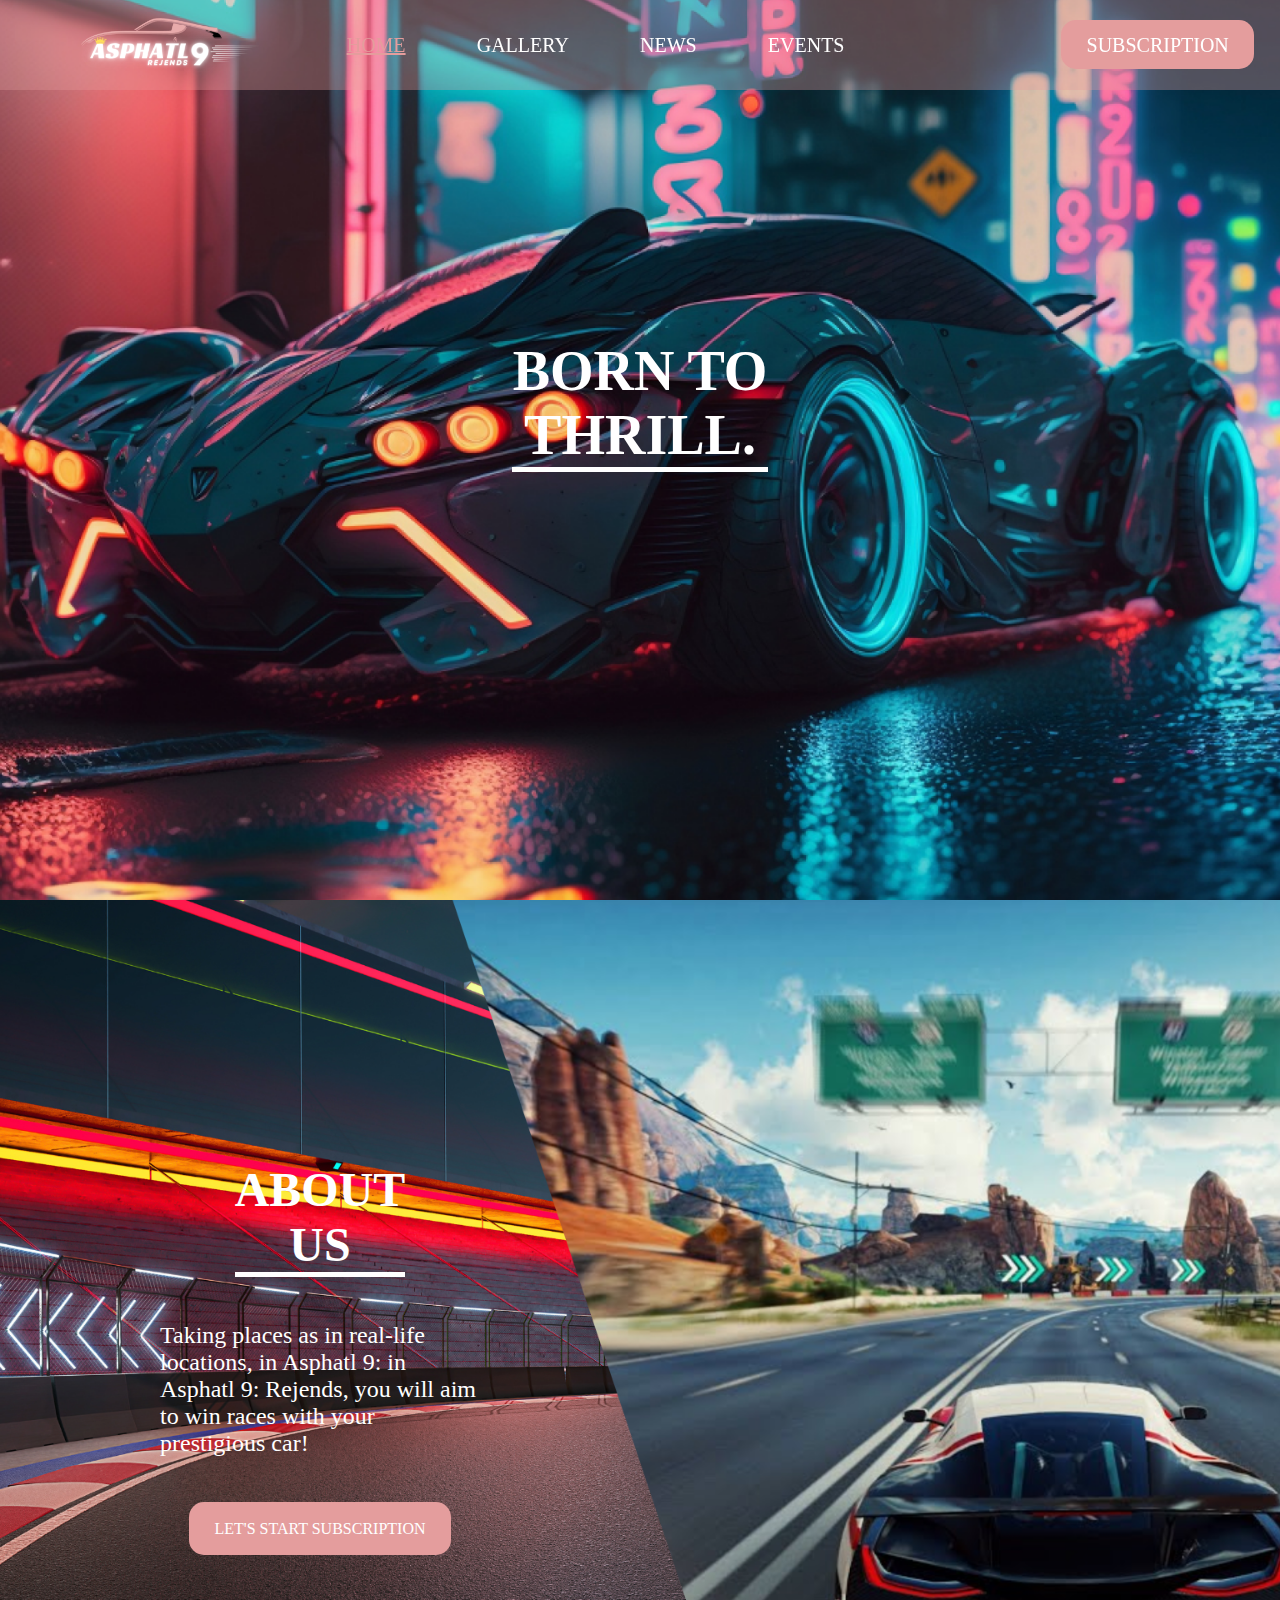
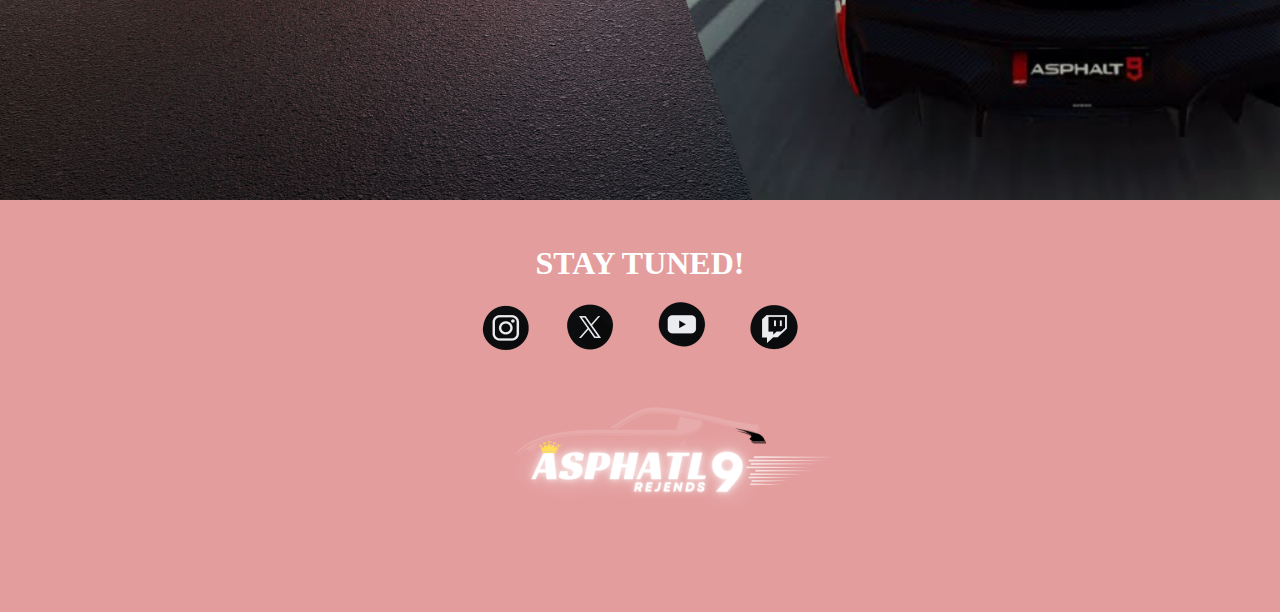
<file: index.html>
<!DOCTYPE html>
<html lang="en">

<head>
    <meta charset="UTF-8">
    <meta name="viewport" content="width=device-width, initial-scale=1.0">
    <title>Home</title>
    <link rel="stylesheet" href="home.css">
</head>

<body>
    <div class="nav">
        <div class="nav-fill">
            <div class="logo">
                <a href="index.html">
                    <img src="Assets/LogoAsphatl.png" alt="logo">
                </a>
            </div>
            <div class="links">
                <ul>
                    <li><a href="index.html" id="active">HOME</a></li>
                    <li><a href="gallery.html">GALLERY</a></li>
                    <li><a href="news.html">NEWS</a></li>
                    <li><a href="event.html">EVENTS</a></li>
                </ul>
            </div>
        </div>
        <div class="subscription">
            <a href="subscription.html">SUBSCRIPTION</a>
        </div>
    </div>
    <div class="banner">
        <div class="fill">
            <a href="#about-us">
                <h1>BORN TO THRILL.</h1>
            </a>
        </div>
    </div>
    <div class="about-us" id="about-us">
        <div class="text">
            <div class="title">
                <h1>ABOUT</h1>
                <h1>US</h1>
            </div>
            <div class="desc">
                <p>Taking places as in real-life locations, in Asphatl 9:
                    in Asphatl 9: Rejends, you will aim to win races
                    with your prestigious car!
                </p>
            </div>
            <div class="button">
                <a href="subscription.html">LET'S START SUBSCRIPTION</a>
            </div>
        </div>
    </div>
    <div class="footer" id="footer">
        <div class="top">
            <h1>STAY TUNED!</h1>
        </div>
        <div class="socmed">
            <a href="https://www.instagram.com/mayriel_iyel/?hl=en"><img src="Assets/IG.png" alt=""></a>
            <a href="https://x.com/HAIKYUUFESS"><img src="Assets/twitter.png" alt=""></a>
            <a href="https://www.youtube.com/@FujiiKaze"><img src="Assets/YouTube.png" alt=""></a>
            <a href="https://www.twitch.tv/ninja"><img src="Assets/Twitch.png" alt=""></a>
        </div>
        <div class="logo">
            <a href="index.html">
                <img src="Assets/LogoAsphatl.png" alt="logo">
             </a>
        </div>
    </div>
</body>

</html>
</file>
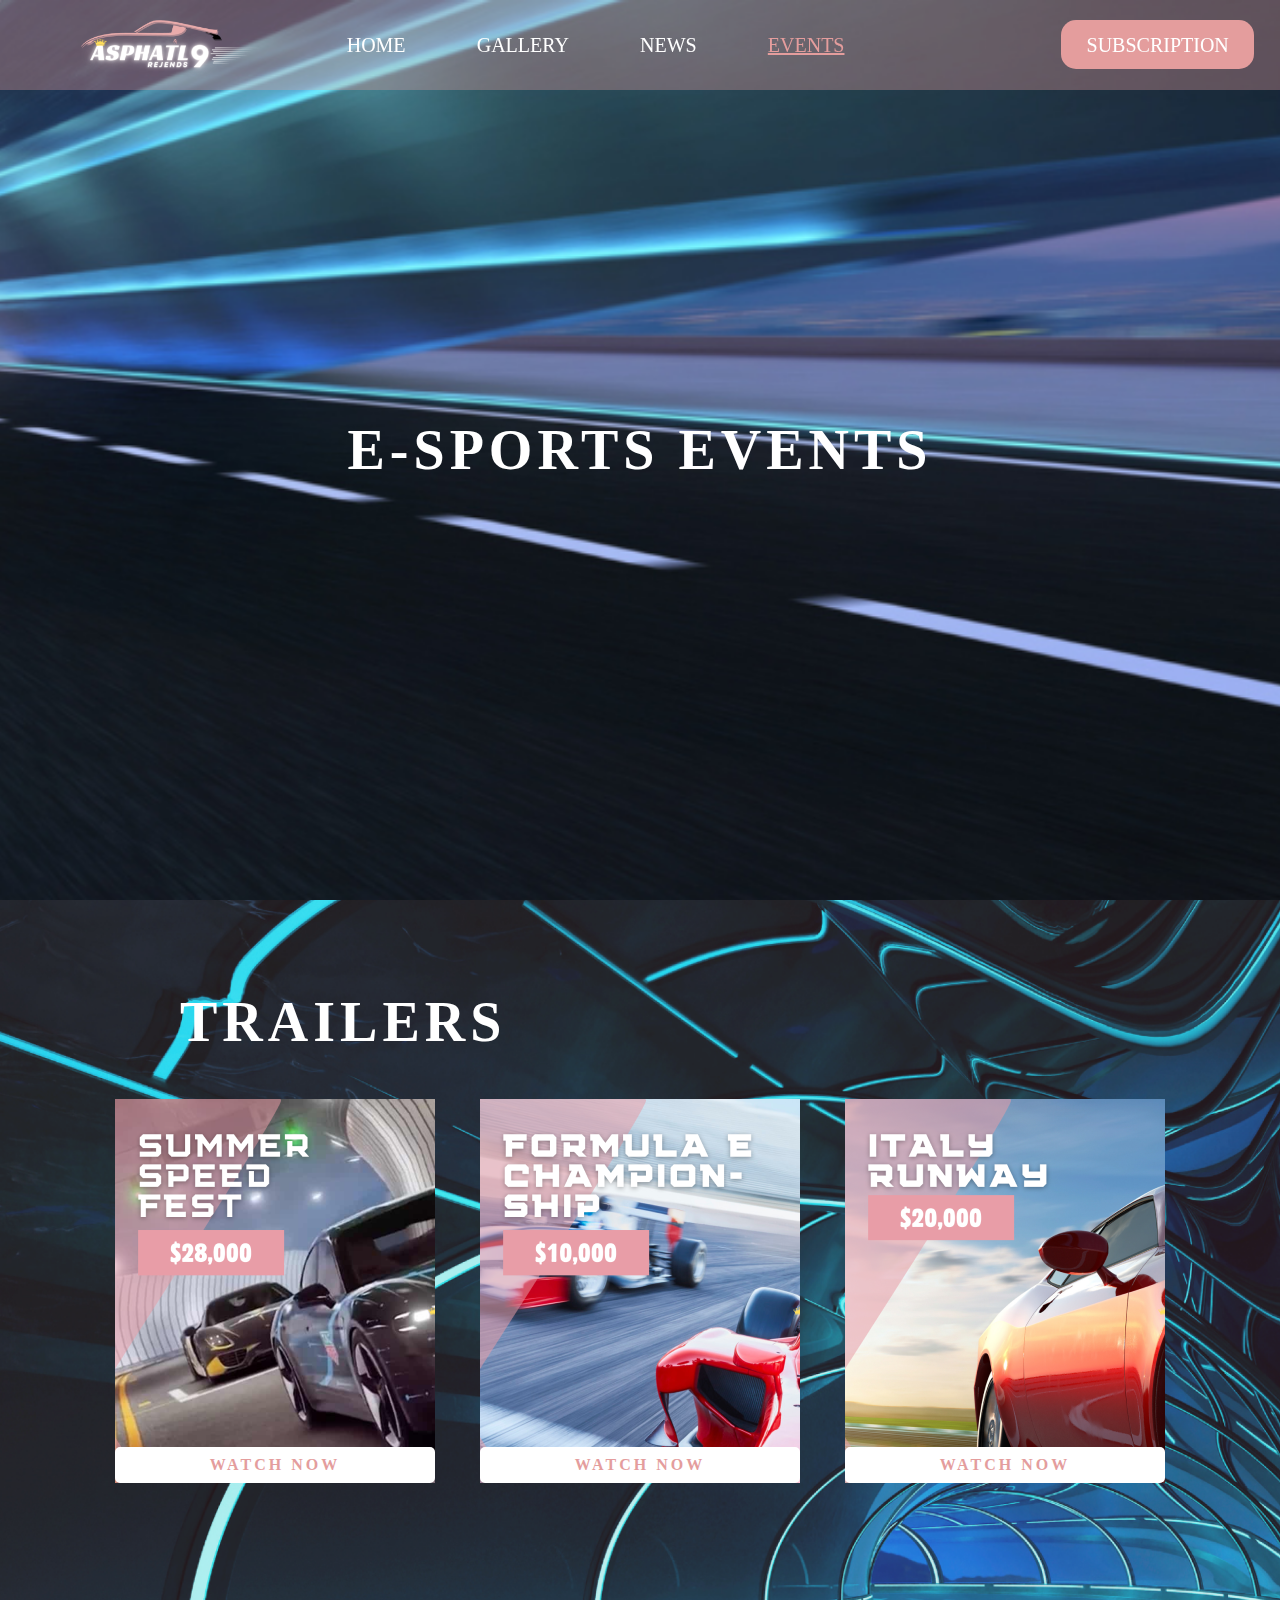
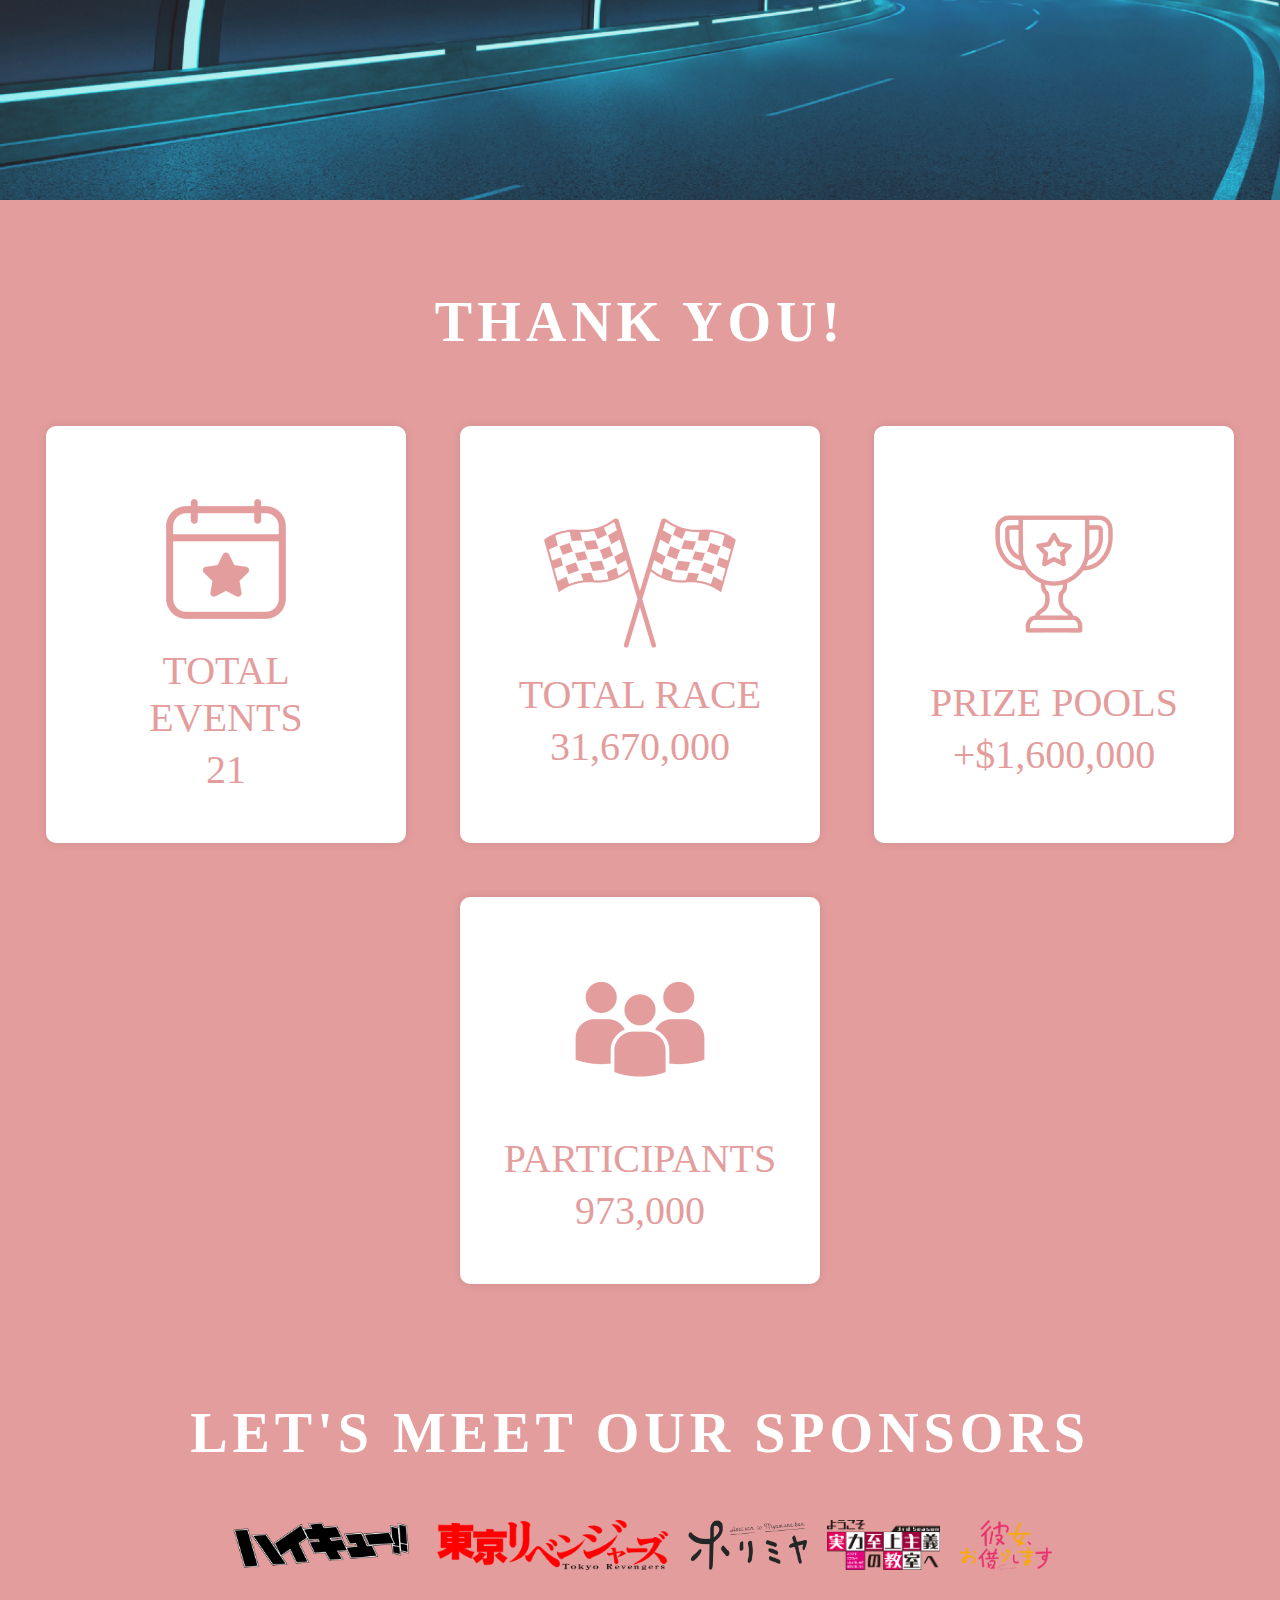
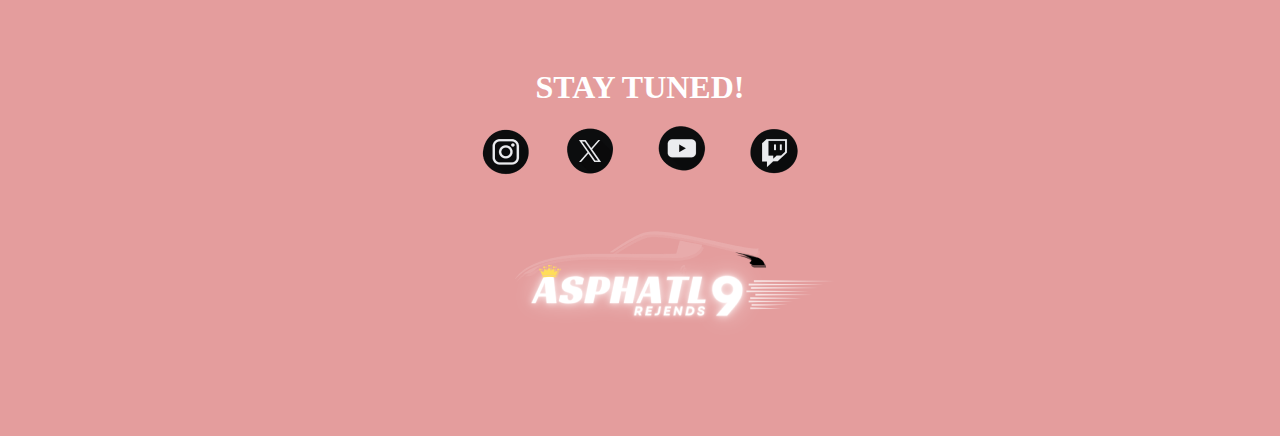
<file: event.html>
<!DOCTYPE html>
<html lang="en">

<head>
    <meta charset="UTF-8">
    <meta name="viewport" content="width=device-width, initial-scale=1.0">
    <title>News</title>
    <link rel="stylesheet" href="event.css">
</head>

<body>
    <nav class="nav">
        <div class="nav-fill">
            <div class="logo">
                <img src="Assets/LogoAsphatl.png" alt="">
            </div>
            <div class="links">
                <ul>
                    <li><a href="home.html">HOME</a></li>
                    <li><a href="gallery.html">GALLERY</a></li>
                    <li><a href="news.html">NEWS</a></li>
                    <li><a href="event.html" id="active">EVENTS</a></li>
                </ul>
            </div>
        </div>
        <div class="subscription">
            <a href="subscription.html">SUBSCRIPTION</a>
        </div>
    </nav>

    <div class="top-page">
        <div class="overlay">
            <div class="text">
                <h1>E-SPORTS EVENTS</h1>
            </div>
        </div>
    </div>

    <div class="event-trailer">
        <div class="title">
            <h1>TRAILERS</h1>
        </div>
        <div class="trailer-gallery">
            <div id="trailer-card1">
                <button>WATCH NOW</button>
            </div>
            <div id="trailer-card2">
                <button>WATCH NOW</button>
            </div>
            <div id="trailer-card3">
                <button>WATCH NOW</button>
            </div>
        </div>
    </div>

    <div class="container">
        <div class="head-container">
            <h1>THANK YOU!</h1>
        </div>
        <div class="stats">
            <div class="stat-item">
                <div class="icon">
                    <img src="Assets/iconevent.png" alt="">
                </div>
                <div class="stat-text">TOTAL EVENTS</div>
                <div class="stat-value">21</div>
            </div>
            <div class="stat-item">
                <div class="icon">
                    <img src="Assets/iconresingg.png" alt="">
                </div>
                <div class="stat-text">TOTAL RACE</div>
                <div class="stat-value">31,670,000</div>
            </div>
            <div class="stat-item">
                <div class="icon">
                    <img src="Assets/iconpiala.png" alt="">
                </div>
                <div class="stat-text">PRIZE POOLS</div>
                <div class="stat-value">+$1,600,000</div>
            </div>
            <div class="stat-item">
                <div class="icon">
                    <img src="Assets/iconorang.png" alt="">
                </div>
                <div class="stat-text">PARTICIPANTS</div>
                <div class="stat-value">973,000</div>
            </div>
        </div>
        <div class="head-container">
            <h2>LET'S MEET OUR SPONSORS</h2>
        </div>

        <div class="sponsors">
            <a href="https://myanimelist.net/anime/20583/Haikyuu"><img src="Assets/Haikyuu!!_Logo.png" alt=""></a>
            <a href="https://myanimelist.net/anime/42249/Tokyo_Revengers?q=tokyo%20reve&cat=anime"><img src="Assets/logotokrev.png"></a>
            <a href="https://myanimelist.net/anime/42897/Horimiya"><img src="Assets/Horimiya_Logo.png" alt=""></a>
            <a href="https://myanimelist.net/anime/35507/Youkoso_Jitsuryoku_Shijou_Shugi_no_Kyoushitsu_e"><img src="Assets/logoclassroom.png" alt=""></a>
            <a href="https://myanimelist.net/anime/40839/Kanojo_Okarishimasu"><img src="Assets/Kanojo,_Okarishimasu_logo.png" alt=""></a>
        </div>
    </div>
    <div class="footer" id="footer">
        <div class="top">
            <h1>STAY TUNED!</h1>
        </div>
        <div class="sosmed">
            <a href="https://www.instagram.com/mayriel_iyel/?hl=en"><img src="Assets/IG.png" alt=""></a>
            <a href="https://x.com/HAIKYUUFESS"><img src="Assets/twitter.png" alt=""></a>
            <a href="https://www.youtube.com/@FujiiKaze"><img src="Assets/YouTube.png" alt=""></a>
            <a href="https://www.twitch.tv/ninja"><img src="Assets/Twitch.png" alt=""></a>
        </div>
        <a href="home.html">
            <img src="Assets/LogoAsphatl.png" alt="logo">
        </a>
    </div>
</body>
<script src="event.js"></script>

</html>
</file>
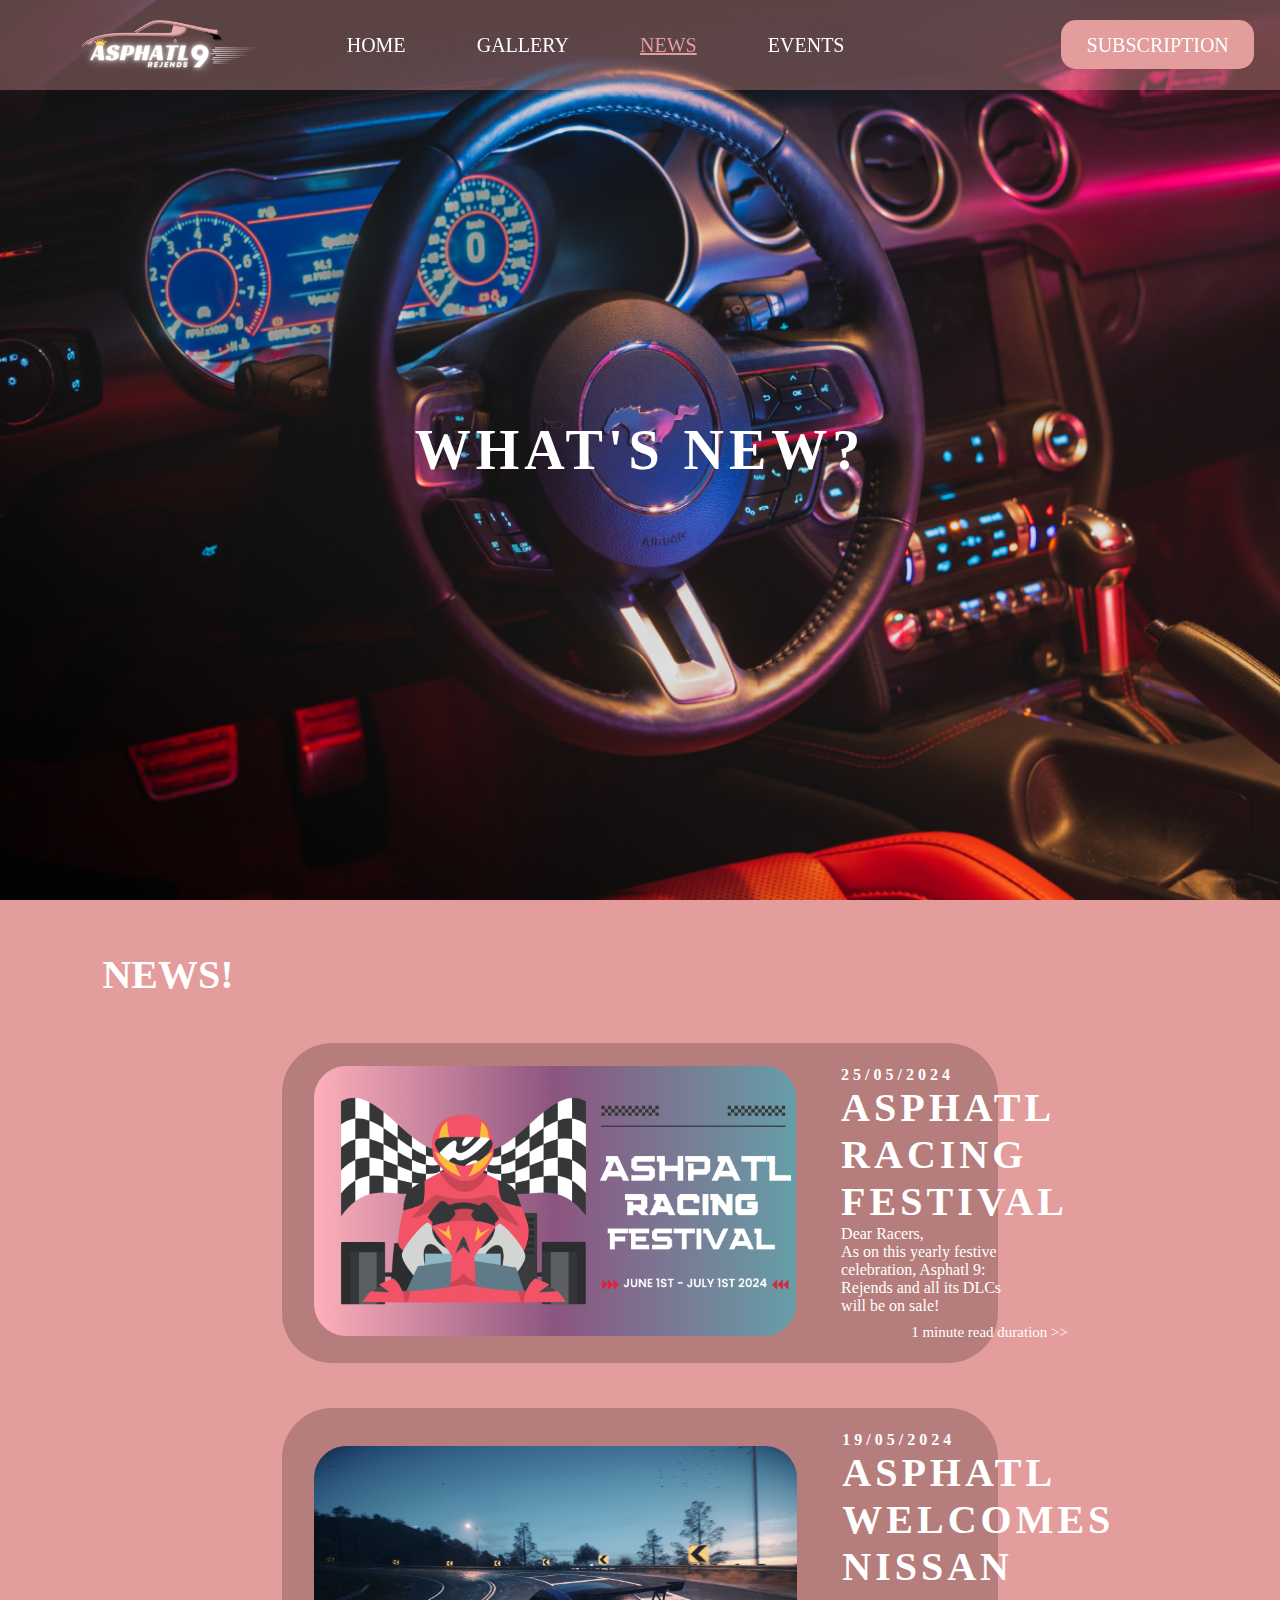
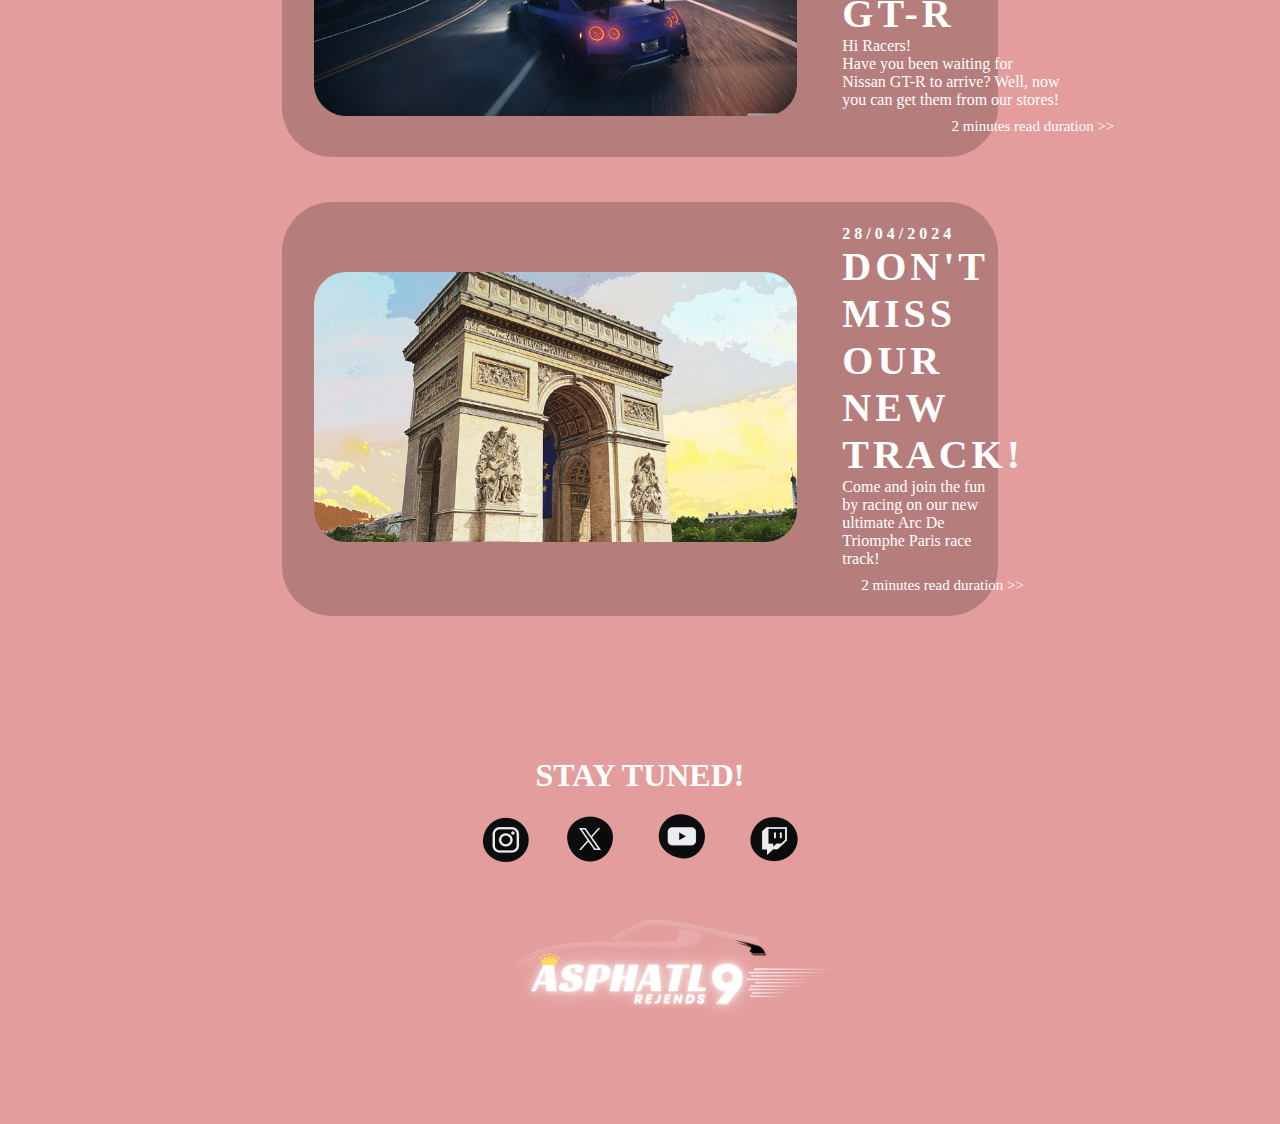
<file: news.html>
<!DOCTYPE html>
<html lang="en">

<head>
    <meta charset="UTF-8">
    <meta name="viewport" content="width=device-width, initial-scale=1.0">
    <title>News</title>
    <link rel="stylesheet" href="news.css">
</head>

<body>
    <nav class="nav">
        <div class="nav-fill">
            <div class="logo">
                <img src="Assets/LogoAsphatl.png" alt="">
            </div>
            <div class="links">
                <ul>
                    <li><a href="home.html">HOME</a></li>
                    <li><a href="gallery.html">GALLERY</a></li>
                    <li><a href="news.html" id="active">NEWS</a></li>
                    <li><a href="event.html">EVENTS</a></li>
                </ul>
            </div>
        </div>
        <div class="subscription">
            <a href="subscription.html">SUBSCRIPTION</a>
        </div>
    </nav>

    <div class="top-page">
        <div class="overlay">
            <div class="text">
                <h1>WHAT'S NEW?</h1>
            </div>
        </div>
    </div>

    <div class="news-main">
        <div class="news-title">
            <h1>NEWS!</h1>
        </div>
        <div class="news-container">
            <div class="left-img">
                <img src="Assets/News1.png" alt="">
            </div>
            <div class="right-desc">
                <h4 class="date">
                    25/05/2024
                </h4>
                <h1 class="name">
                    ASPHATL RACING FESTIVAL
                </h1>
                <p class="desc">
                    Dear Racers,
                    <br>
                        As on this yearly festive celebration, Asphatl 9: Rejends
                        and all its DLCs will be on sale!
                </p>
                <p class="read-duration">
                    1 minute read duration >>
                </p>
            </div>
        </div>
        <div class="news-container">
            <div class="left-img">
                <img src="Assets/news2.png" alt="">
            </div>
            <div class="right-desc">
                <h4 class="date">
                    19/05/2024
                </h4>
                <h1 class="name">
                    ASPHATL WELCOMES NISSAN GT-R
                </h1>
                <p class="desc">
                    Hi Racers!
                    <br>
                    Have you been waiting for Nissan GT-R to arrive? 
                    Well, now you can get them from our stores!
                </p>
                <p class="read-duration">
                    2 minutes read duration >>
                </p>
            </div>
        </div>
        <div class="news-container">
            <div class="left-img">
                <img src="Assets/news3.png" alt="">
            </div>
            <div class="right-desc">
                <h4 class="date">
                    28/04/2024
                </h4>
                <h1 class="name">
                    DON'T MISS OUR NEW TRACK!
                </h1>
                <p class="desc">
                    Come and join the fun by racing on our new ultimate 
                    Arc De Triomphe Paris race track!
                </p>
                <p class="read-duration">
                    2 minutes read duration >>
                </p>
            </div>
        </div>
    </div>

    <div class="footer" id="footer">
        <div class="top">
            <h1>STAY TUNED!</h1>
        </div>
        <div class="sosmed">
            <a href="https://www.instagram.com/mayriel_iyel/?hl=en"><img src="Assets/IG.png" alt=""></a>
            <a href="https://x.com/HAIKYUUFESS"><img src="Assets/twitter.png" alt=""></a>
            <a href="https://www.youtube.com/@FujiiKaze"><img src="Assets/YouTube.png" alt=""></a>
            <a href="https://www.twitch.tv/ninja"><img src="Assets/Twitch.png" alt=""></a>
        </div>
        <a href="home.html">
            <img src="Assets/LogoAsphatl.png" alt="logo">
        </a>
    </div>
</body>

</html>
</file>
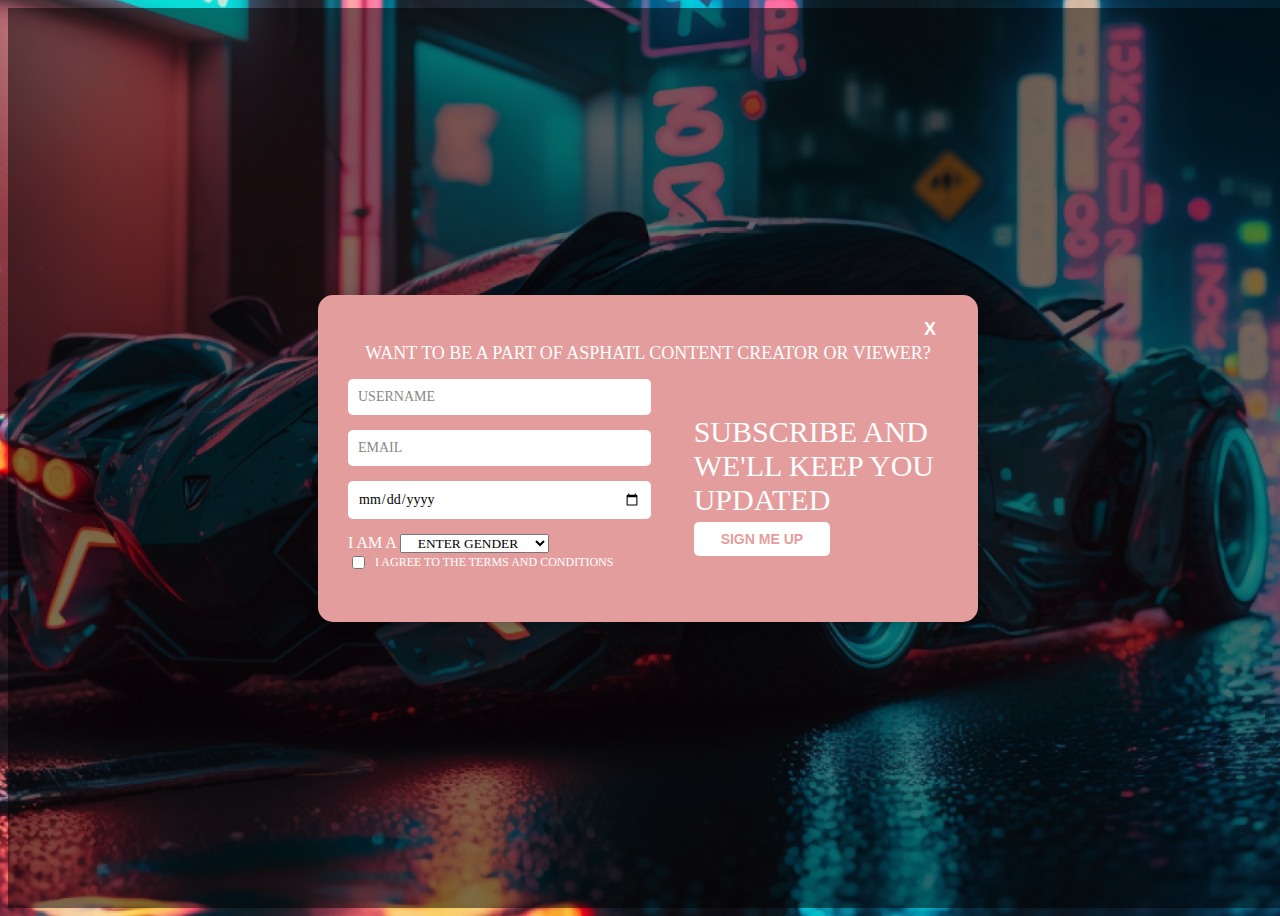
<file: subscription.html>
<!DOCTYPE html>
<html lang="en">

<head>
    <meta charset="UTF-8">
    <meta name="viewport" content="width=device-width, initial-scale=1.0">
    <title>Home</title>
    <link rel="stylesheet" href="subscription.css">
</head>


<body>
    <div class="subscription-form">
        <div class="form-container">
            <button class="close-button"><a href="home.html">X</a></button>
            <p class="heading">WANT TO BE A PART OF ASPHATL CONTENT CREATOR OR VIEWER?</p>
            <div class="form-content">
                <div class="form-inputs">
                    <form>
                        <input id="username" type="text" placeholder="USERNAME" required>
                        <input id="email" type="email" placeholder="EMAIL" required>
                        <input id="date" type="date" placeholder="DATE OF BIRTH" required>
                        <label for="GENDER">I AM A </label>
                        <select name="GENDER" id="gender">
                            <option value="default">ENTER GENDER</option>
                            <option value="male">MALE</option>
                            <option value="female">FEMALE</option>
                        </select>
                        <div class="terms">
                            <input id="tnc" type="checkbox" required>
                            <label>I AGREE TO THE TERMS AND CONDITIONS</label>
                        </div>
                    </form>
                </div>
                <div class="form-text">
                    <div class = "text">
                        SUBSCRIBE AND WE'LL KEEP YOU UPDATED
                    </div>
                    <div class="sign-up">
                        <button type="submit" onclick="validate()">SIGN ME UP</button>
                    </div>
                </div>
            </div>
        </div>
    </div>
</body>
<script src="subscription.js"></script>
</html>
</file>
<file: home.css>
@import url('https://fonts.cdnfonts.com/css/jockey-one');
@import url('https://fonts.cdnfonts.com/css/krona-one');

*{
    margin: 0;
    padding: 0;
    scroll-behavior: smooth;
}

body{
    overflow-x: hidden;
    width: 100vw;
    background-color: #E49D9D;
}

.banner{
    top: 0;
    left: 0;
    background-image: url('Assets/BG1.png');
    position: relative;
    width: 100vw;
    height: 100vh;
    background-position: center center;
    background-size: cover;
    z-index: 1;
    margin-top: -10vh;
}

.banner::before{
    opacity: 0;
    background-color: rgb(0,0,0,0.5);
    content: '';
    position: absolute;
    width: 100vw;
    height: 100vh;
    z-index: -1;
    transition: all 0.5s ease;
}

.banner:hover.banner::before{
    opacity: 1;
}

.nav{
    top: 0;
    left: 0;
    position: fixed;
    position: sticky;
    display: flex;
    align-items: center;
    height: 10vh;
    justify-content: space-between;
    padding: 0vh 2vw;
    background-color: rgb(228, 157, 157, 0.35);
    z-index: 2000;
}

.nav-fill{
    display: flex;
    align-items: center;
}

.nav-fill .logo{
    display: flex;
    align-items: center;
    padding-top: 1vh;
}

.nav-fill .logo img{
    width: 250px;
    align-self: center;
}

.nav-fill .links ul{
    display: flex;
    width: 50vw;
    justify-content: space-evenly;
}

.nav-fill .links ul li{
    list-style-type: none;
}

.nav-fill .links ul li a{
    text-decoration: none;
    color: #FFF;
    font-size: 20px;
    font-family: 'Jockey One';
    transition: opacity 0.2s ease-in;
}

.nav-fill .links ul li a:hover{
    opacity: 0.6;
}

#active{
    color: #E49D9D;
    text-decoration: underline;
}

.subscription a{
    text-decoration: none;
    color: #FFF;
    background-color: #E49D9D;
    padding: 1.5vh 2vw;
    border-radius: 15px;
    font-family: 'Jockey One';
    font-size: 20px;
    transition: all 0.2s ease;
}

.subscription a:hover{
    background-color: #FFF;
    color: #E49D9D;
}

.fill{
    display: flex;
    align-items: center;
    justify-content: center;
    width: 100vw;
    height: 90vh;
}

.fill a{
    text-decoration: none;
}

.fill h1{
    font-family: 'Krona One';
    text-align: center;
    font-size: 56px;
    width: 20vw;
    color: #FFF;
    border-bottom: 5px solid #FFF;
}

.about-us{
    position: relative;
    background-image: url('Assets/BG2.png');
    background-size: cover;
    background-position: center center;
    width: 100vw;
    height: 100vh;
    z-index: 1;
}

.about-us::before{
    background-color: rgb(0,0,0,0.5);
    content: '';
    opacity: 0;
    position: absolute;
    width: 100vw;
    height: 100vh;
    z-index: -1;
    transition: 0.5s opacity ease;
}

.about-us:hover.about-us::before{
    opacity: 1;
}

.about-us .text{
    width: 50vw;
    height: 100vh;
    display: flex;
    flex-direction: column;
    align-items: center;
    justify-content: center;
    text-align: center;
}

.text .title{
    display: flex;
    flex-direction: column;
    align-items: center;
    border-bottom: 5px solid #FFF;
    margin-bottom: 5vh;
}

.text .title h1{
    color: #FFF;
    width: 100%;
    font-size: 48px;
    font-family: 'Krona One';

}

.text .desc{
    width: 50%;
    margin-bottom: 7vh;
}

.text .desc p{
    color: #FFF;
    text-align: left;
    /* opacity: 0; */
    font-size: 24px;
    font-family: 'Jockey One';
}

.text .button a{
    background-color: #E49D9D;
    padding: 2vh 2vw;
    border-radius: 15px;
    width: 50%;
    text-decoration: none;
    color: #FFF;
    font-family: 'Jockey One';
}

.footer{
    background-color: #E49D9D;
    padding: 5vh 0;
    display: flex;
    flex-direction: column;
    justify-content: center;
    align-items: center;
    font-family: 'Jockey One';
    color: #FFF;
    font-weight: 100;
}

.footer .top{
    margin-bottom: 2vh;
}

.footer .socmed{
    display: flex;
    justify-content: space-between;
    width: 25vw;

}
</file>
<file: event.css>
@import url('https://fonts.cdnfonts.com/css/jockey-one');
@import url('https://fonts.cdnfonts.com/css/krona-one');
@import url('https://fonts.cdnfonts.com/css/lexend-mega');

*{
    margin: 0;
    padding: 0;
    scroll-behavior: smooth;
}

body{
    overflow-x: hidden;
    width: 100vw;
    background-color: #E49D9D;
}

.top-page{
    top: 0;
    left: 0;
    background-image: url('Assets/BannerEvent.png');
    position: relative;
    width: 100vw;
    height: 100vh;
    background-position: center center;
    background-size: cover;
    z-index: 1;
    margin-top: -10vh;
    display: flex;
    justify-content: center;
    align-items: center;
    /* padding: 0 5vw; */
}

.event-trailer{
    top: 0;
    left: 0;
    background-image: url('Assets/BannerEvent2.png');
    position: relative;
    width: 100vw;
    height: 100vh;
    background-position: center center;
    background-size: cover;
    z-index: 1;
    display: flex;
    flex-direction: column;
    justify-content: left;
}

.overlay{
    opacity: 1;
    /* background-color: rgb(0,0,0,0.5); */
    content: '';
    position: absolute;
    left: 0;
    top: 0;
    width: 100vw;
    height: 100vh;
    z-index: 2;
    transition: all 0.5s ease;
    display: flex;
    justify-content: center;
    align-items: center;
}

.trailer-gallery{
    display: flex;
    justify-content: center;
    margin-top: 5vh;
}

.trailer-gallery button{
    font-family: 'Jockey One';
    letter-spacing: 3px;
    font-size: 16px;
}

#trailer-card1{
    background-image: url('Assets/summer_speed_fest_1.png');
    width: 25vw;
    height: 30vw;
    margin-right: 5vh;
    display: flex;
    flex-direction: column-reverse;
}

#trailer-card2{
    background-image: url('Assets/summer_speed_fest_2.png');
    width: 25vw;
    height: 30vw;
    margin-right: 5vh;
    display: flex;
    flex-direction: column-reverse;
}

#trailer-card3{
    background-image: url('Assets/summer_speed_fest_3.png');
    width: 25vw;
    height: 30vw;
    display: flex;
    flex-direction: column-reverse;
}


.top-page:hover .overlay{
    width: 100vw;
    height: 100vh;
    background-color: rgb(0,0,0,0.5);
}
.overlay .text{
    width: 80vw;
    display: flex;
    justify-content: center;
    text-align: center;
}

.text h1{
    color: #FFF;
    width: 100%;
    font-size: 56px;
    letter-spacing: 5px;
    font-family: 'Krona One';
}

.title h1{
    color: #FFF;
    width: 100%;
    font-size: 56px;
    letter-spacing: 5px;
    font-family: 'Krona One';
}


.title{
    margin-left: 20vh;
    margin-top: 10vh;
}

.top-page .right-img {
    width: 50vw;
    display: flex;
    justify-content: center;
}

.overlay .right-img img{
    width: 40vw;
}

button{
    padding: 1vh 3vh;
    background-color: white;
    border: none;
    border-radius: 5px;
    cursor: pointer;
    font-weight: bold;
    font-size: 14px;
    color: #E49D9D;
}

.nav{
    top: 0;
    left: 0;
    position: fixed;
    position: sticky;
    display: flex;
    align-items: center;
    height: 10vh;
    justify-content: space-between;
    padding: 0vh 2vw;
    background-color: rgb(228, 157, 157, 0.35);
    z-index: 2000;
}

.nav-fill{
    display: flex;
    align-items: center;
}

.nav-fill .logo{
    display: flex;
    align-items: center;
    padding-top: 1vh;
}

.nav-fill .logo img{
    width: 250px;
    align-self: center;
}

.nav-fill .links ul{
    display: flex;
    width: 50vw;
    justify-content: space-evenly;
}

.nav-fill .links ul li{
    list-style-type: none;
}

.nav-fill .links ul li a{
    text-decoration: none;
    color: #FFF;
    font-size: 20px;
    font-family: 'Jockey One';
    transition: opacity 0.2s ease-in;
}

.nav-fill .links ul li a:hover{
    opacity: 0.6;
}

#active{
    color: #E49D9D;
    text-decoration: underline;
}

.subscription a{
    text-decoration: none;
    color: #FFF;
    background-color: #E49D9D;
    padding: 1.5vh 2vw;
    border-radius: 15px;
    font-family: 'Jockey One';
    font-size: 20px;
    transition: all 0.2s ease;
}

.subscription a:hover{
    background-color: #FFF;
    color: #E49D9D;
}



.footer{
    width: 100vw;
    background-color: #E49D9D;
    padding: 5vh 0;
    display: flex;
    flex-direction: column;
    justify-content: center;
    align-items: center;
    font-family: 'Jockey One';
    color: #FFF;
    font-weight: 100;
    z-index: 2000;
}

.footer .top{
    margin-bottom: 2vh;
}

.footer .sosmed{
    display: flex;
    justify-content: space-between;
    width: 25vw;

}

.container {
    display: block;
    justify-content: center;
    align-items: center;
    color: #E49D9D;
}

.stats {
    display: flex;
    justify-content: center;
    flex-wrap: wrap;
    margin-bottom: 40px;
}

.stat-item {
    background-color: white;
    padding: 5vh;
    margin: 3vh;
    border-radius: 10px;
    width: 30vh;
    box-shadow: 0 0 10px rgba(0, 0, 0, 0.1);
    display: flex;
    flex-direction: column;
    justify-content: center;
    align-items: center;
}

.icon {
    font-size: 30px;
    margin-bottom: 10px;
}

.stat-text {
    font-size: 40px;
    margin-bottom: 5px;
    color: #E49D9D;
    text-align: center;
    font-family: 'Jockey One';
}

.stat-value {
font-size: 40px;
    margin-bottom: 5px;
    color: #E49D9D;
    text-align: center;
    font-family: 'Jockey One';
}

.sponsors {
    display: flex;
    justify-content: center;
    flex-wrap: wrap;
    align-items: center;
    margin-bottom: 40px;
}

.sponsors img {
    margin: 10px;
    height: 50px;
}

.container h1, h2{
    text-align: center;
    color: #FFF;
    font-size: 56px;
    letter-spacing: 5px;
    font-family: 'Krona One';
}


.head-container{
    margin-top: 10vh;
    margin-bottom: 5vh;
}
</file>
<file: news.css>
@import url('https://fonts.cdnfonts.com/css/jockey-one');
@import url('https://fonts.cdnfonts.com/css/krona-one');
@import url('https://fonts.cdnfonts.com/css/lexend-mega');

*{
    margin: 0;
    padding: 0;
    scroll-behavior: smooth;
}

body{
    overflow-x: hidden;
    width: 100vw;
    background-color: #E49D9D;
}

.top-page{
    top: 0;
    left: 0;
    background-image: url('Assets/BannerNews.png');
    position: relative;
    width: 100vw;
    height: 100vh;
    background-position: center center;
    background-size: cover;
    z-index: 1;
    margin-top: -10vh;
    display: flex;
    justify-content: center;
    align-items: center;
    /* padding: 0 5vw; */
}

.overlay{
    opacity: 1;
    /* background-color: rgb(0,0,0,0.5); */
    content: '';
    position: absolute;
    left: 0;
    top: 0;
    width: 100vw;
    height: 100vh;
    z-index: 2;
    transition: all 0.5s ease;
    display: flex;
    justify-content: center;
    align-items: center;
}

.top-page:hover .overlay{
    width: 100vw;
    height: 100vh;
    background-color: rgb(0,0,0,0.5);
}
.overlay .text{
    width: 50vw;
    display: flex;
    justify-content: center;
    text-align: center;
}

.text h1{
    color: #FFF;
    width: 100%;
    font-size: 56px;
    letter-spacing: 5px;
    font-family: 'Krona One';
}

.top-page .right-img{
    width: 50vw;
    display: flex;
    justify-content: center;
}

.overlay .right-img img{
    width: 40vw;
}

.nav{
    top: 0;
    left: 0;
    position: fixed;
    position: sticky;
    display: flex;
    align-items: center;
    height: 10vh;
    justify-content: space-between;
    padding: 0vh 2vw;
    background-color: rgb(228, 157, 157, 0.35);
    z-index: 2000;
}

.nav-fill{
    display: flex;
    align-items: center;
}

.nav-fill .logo{
    display: flex;
    align-items: center;
    padding-top: 1vh;
}

.nav-fill .logo img{
    width: 250px;
    align-self: center;
}

.nav-fill .links ul{
    display: flex;
    width: 50vw;
    justify-content: space-evenly;
}

.nav-fill .links ul li{
    list-style-type: none;
}

.nav-fill .links ul li a{
    text-decoration: none;
    color: #FFF;
    font-size: 20px;
    font-family: 'Jockey One';
    transition: opacity 0.2s ease-in;
}

.nav-fill .links ul li a:hover{
    opacity: 0.6;
}

#active{
    color: #E49D9D;
    text-decoration: underline;
}

.subscription a{
    text-decoration: none;
    color: #FFF;
    background-color: #E49D9D;
    padding: 1.5vh 2vw;
    border-radius: 15px;
    font-family: 'Jockey One';
    font-size: 20px;
    transition: all 0.2s ease;
}

.subscription a:hover{
    background-color: #FFF;
    color: #E49D9D;
}

.news-main{
    padding: 4vw 8vw;
}

.news-main .news-title{
    font-size: 20px;
    font-family: 'Krona One';
    margin-bottom: 5vh;
    color: #FFF;
}

.news-main .news-container{
    height: auto;
    padding: 2.5vh 2.5vw;
    margin-bottom: 5vh;
    margin-left: 20vh;
    margin-right: 20vh;
    display: flex;
    align-items: center;
    background-color: rgb(0,0,0,0.2);
    justify-content: space-between;
    border-radius: 50px;
}

.left-img{
    margin-right: 5vh;
}

.news-container .right-desc{
    height: 90%;
    width: 65%;
    display: flex;
    justify-content: space-between;
    flex-direction: column;
    /* align-items: center; */
}

.news-container .right-desc .date{
    width: 100%;
    font-size: 16px;
    color: #FFF;
    font-family: 'Jockey One';
    letter-spacing: 4px;
}
.news-container .right-desc .name{
    width: 70%;
    font-size: 40px;
    color: #FFF;
    font-family: 'Jockey One';
    letter-spacing: 4px;
}
.news-container .right-desc .desc{
    width: 80%;
    font-size: 16px;
    color: #FFF;
    font-family: 'Jockey One';
    
}
.news-container .right-desc .read-duration{
    width: 100%;
    font-size: 15px;
    padding-top: 1vh;
    color: #FFF;
    font-family: 'Jockey One';
    text-align: right;
}

.news-main .news-container img{
    height: 30vh;
}

.footer{
    width: 100vw;
    background-color: #E49D9D;
    padding: 5vh 0;
    display: flex;
    flex-direction: column;
    justify-content: center;
    align-items: center;
    font-family: 'Jockey One';
    color: #FFF;
    font-weight: 100;
    z-index: 2000;
}

.footer .top{
    margin-bottom: 2vh;
}

.footer .sosmed{
    display: flex;
    justify-content: space-between;
    width: 25vw;

}
</file>
<file: subscription.css>
@import url('https://fonts.cdnfonts.com/css/jockey-one');
@import url('https://fonts.cdnfonts.com/css/krona-one');
@import url('https://fonts.cdnfonts.com/css/lexend-mega');

body{
    top: 0;
    left: 0;
    background-image: url('Assets/BG1.png');
    position: relative;
    width: 100vw;
    height: 100vh;
    background-position: center center;
    background-size: cover;
    z-index: 1;
}

a{
    text-decoration: none;
    color: white;
}

.subscription-form {
    top: 0;
    display: flex;
    justify-content: center;
    align-items: center;
    width: 100%;
    height: 100%;
    background: rgba(0, 0, 0, 0.5);
}

.form-container {
    background-color: #E49D9D;
    padding: 30px;
    border-radius: 15px;
    position: relative;
    width: 600px;
    max-width: 90%;
    box-shadow: 0px 0px 15px rgba(0, 0, 0, 0.2);
}

.close-button {
    position: absolute;
    top: 15px;
    right: 15px;
    background: none;
    border: none;
    font-size: 18px;
    cursor: pointer;
    color: #fff;
    display: flex;
    justify-content: end;
}

.form-content {
    display: flex;
    justify-content: space-between;
    align-items: center;
}

.form-inputs {
    width: 50%;
    padding-right: 5vh;
}

.form-inputs input{
    font-family: 'Jockey One';
}

.form-inputs label{
    font-family: 'Jockey One';
    color: #fff;
}

.form-inputs select{
    padding: 0 1vw;
    font-family: 'Jockey One';
}

.form-text {
    width: 45%;
    text-align: left;
    margin-left: 2vh;
    font-family: 'Krona One';
    font-size: 30px;
    color: white;
}

.form-text .p{
    padding: 0;
}

.heading {
    font-size: 18px;
    color: white;
    margin-bottom: 15px;
    display: flex;
    text-align: center;
    justify-content: center;
    font-family: 'Jockey One';
}

h2 {
    font-size: 24px;
    color: white;
    margin-bottom: 25px;
}

input[type="text"],
input[type="email"],
input[type="date"] {
    width: 100%;
    padding: 10px;
    margin-bottom: 15px;
    border: none;
    border-radius: 5px;
    font-size: 14px;
}

input::placeholder {
    color: #888;
}

.terms {
    display: flex;
    align-items: center;
    margin-bottom: 20px;
    color: white;
    font-size: 12px;
}

.terms input[type="checkbox"] {
    margin-right: 10px;
}

button {
    padding: 1vh 3vh;
    background-color: white;
    border: none;
    border-radius: 5px;
    cursor: pointer;
    font-weight: bold;
    font-size: 14px;
    color: #E49D9D;
}

.trailer-card1,
.trailer-card2,
.trailer-card3 {
    width: 30%;
    height: 100vh;
    position: relative;
    border-radius: 10px;
    bottom: 0;
    left: 0;
}

.btn {
    position: absolute;
}
</file>
